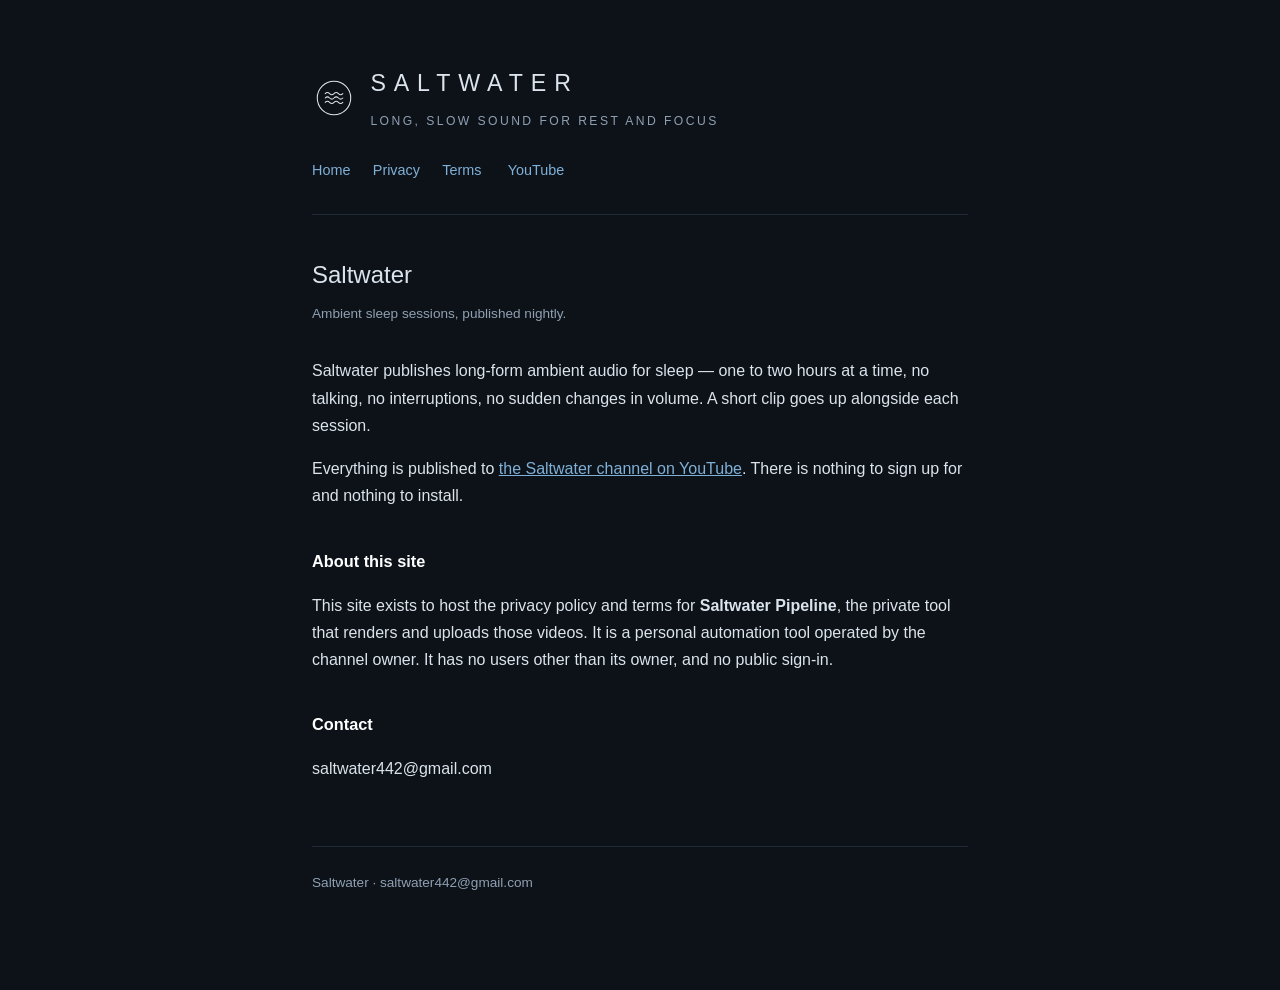
<file: index.html>
<!doctype html>
<html lang="en"><head><meta charset="utf-8">
<meta name="viewport" content="width=device-width,initial-scale=1">
<title>Home — Saltwater</title>
<link rel="stylesheet" href="style.css"></head><body><div class="wrap">
<header>
<div class="mark"><svg viewBox="0 0 100 100" fill="none" stroke="#dbe3ec" stroke-width="2.4" stroke-linecap="round"><circle cx="50" cy="50" r="38"/><path d="M30 40q5-5 10 0t10 0 10 0 10 0"/><path d="M30 50q5-5 10 0t10 0 10 0 10 0"/><path d="M30 60q5-5 10 0t10 0 10 0 10 0"/></svg><div><p class="name">SALTWATER</p>
<p class="tag">Long, slow sound for rest and focus</p></div></div>
<nav><a href="./">Home</a><a href="privacy.html">Privacy</a><a href="terms.html">Terms</a>
<a href="https://www.youtube.com/@Saltwater422">YouTube</a></nav>
</header>
<h1>Saltwater</h1>
<p class="date">Ambient sleep sessions, published nightly.</p>

<p>Saltwater publishes long-form ambient audio for sleep — one to two hours at a
time, no talking, no interruptions, no sudden changes in volume. A short clip
goes up alongside each session.</p>

<p>Everything is published to <a href="https://www.youtube.com/@Saltwater422">the
Saltwater channel on YouTube</a>. There is nothing to sign up for and nothing to
install.</p>

<h2>About this site</h2>
<p>This site exists to host the privacy policy and terms for
<strong>Saltwater Pipeline</strong>, the private tool that renders and uploads
those videos. It is a personal automation tool operated by the channel owner. It
has no users other than its owner, and no public sign-in.</p>

<h2>Contact</h2>
<p>saltwater442@gmail.com</p>
<footer>Saltwater · saltwater442@gmail.com</footer>
</div></body></html>
</file>
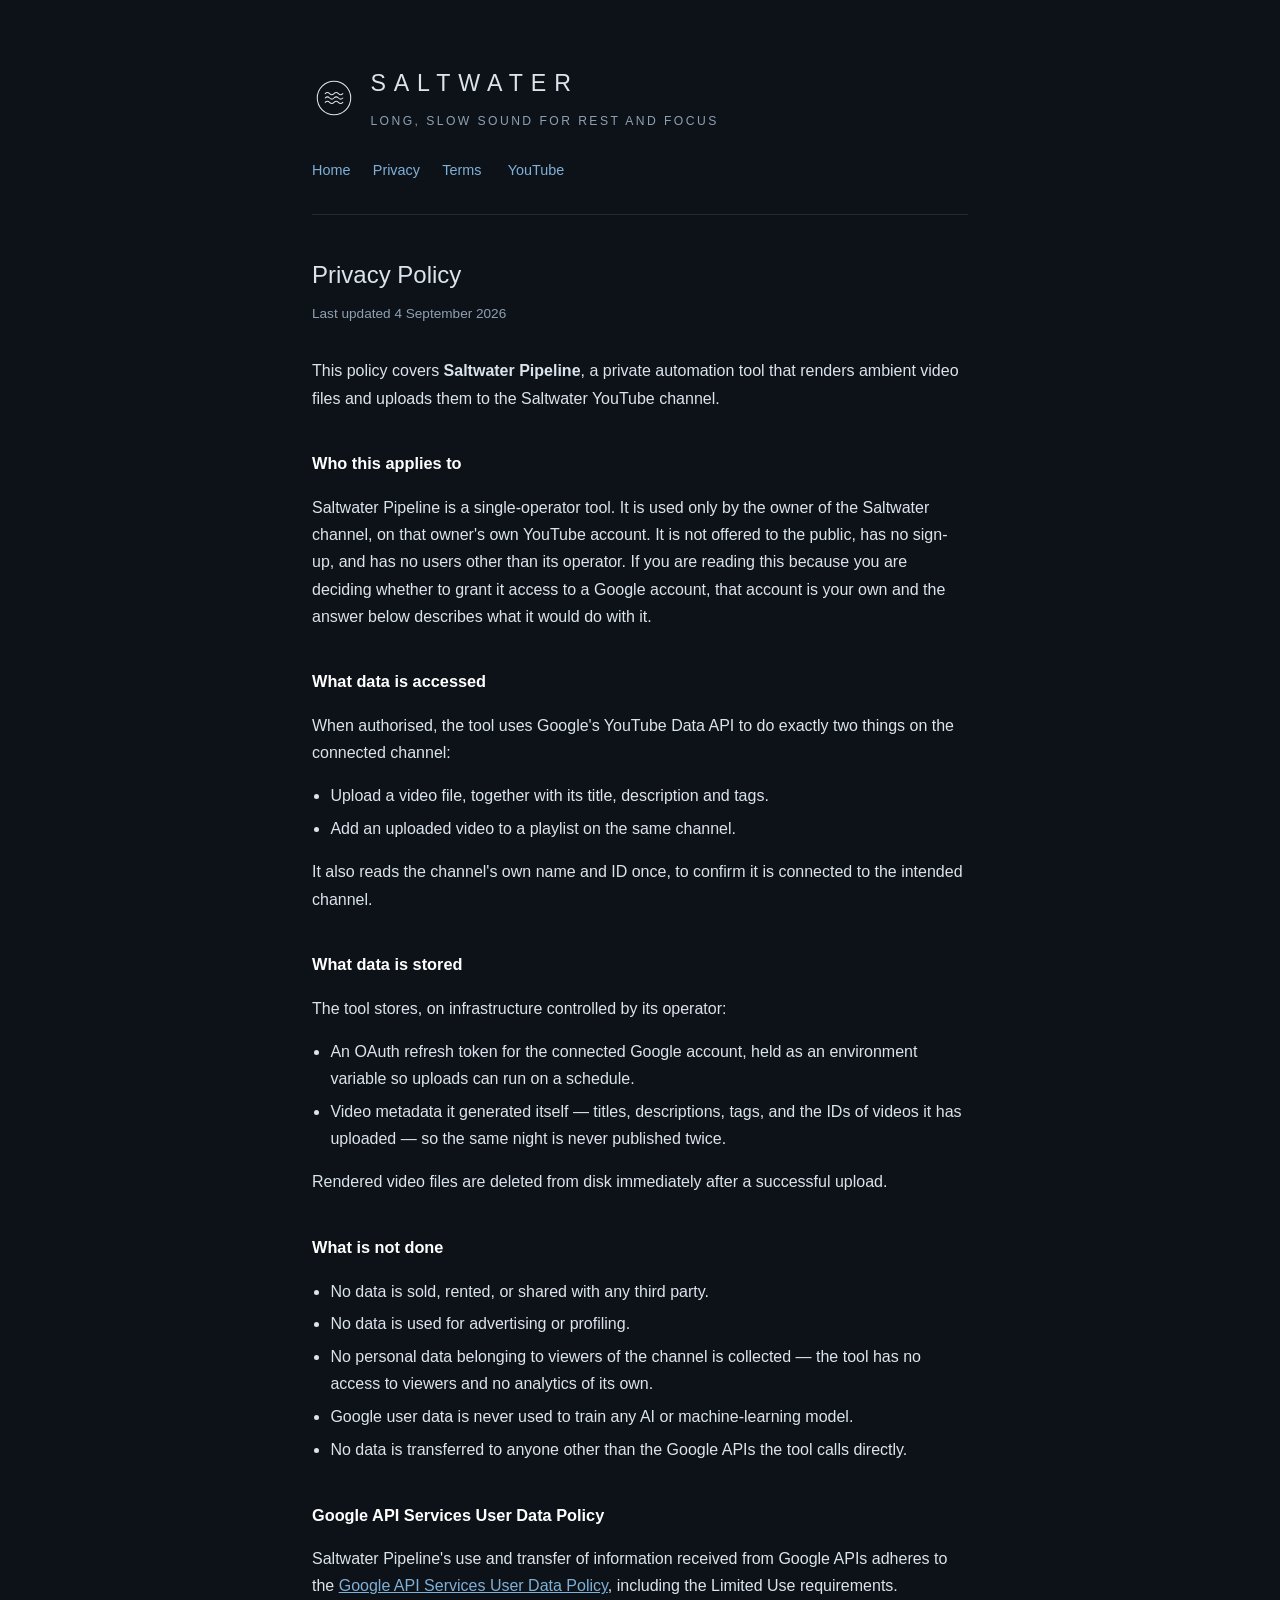
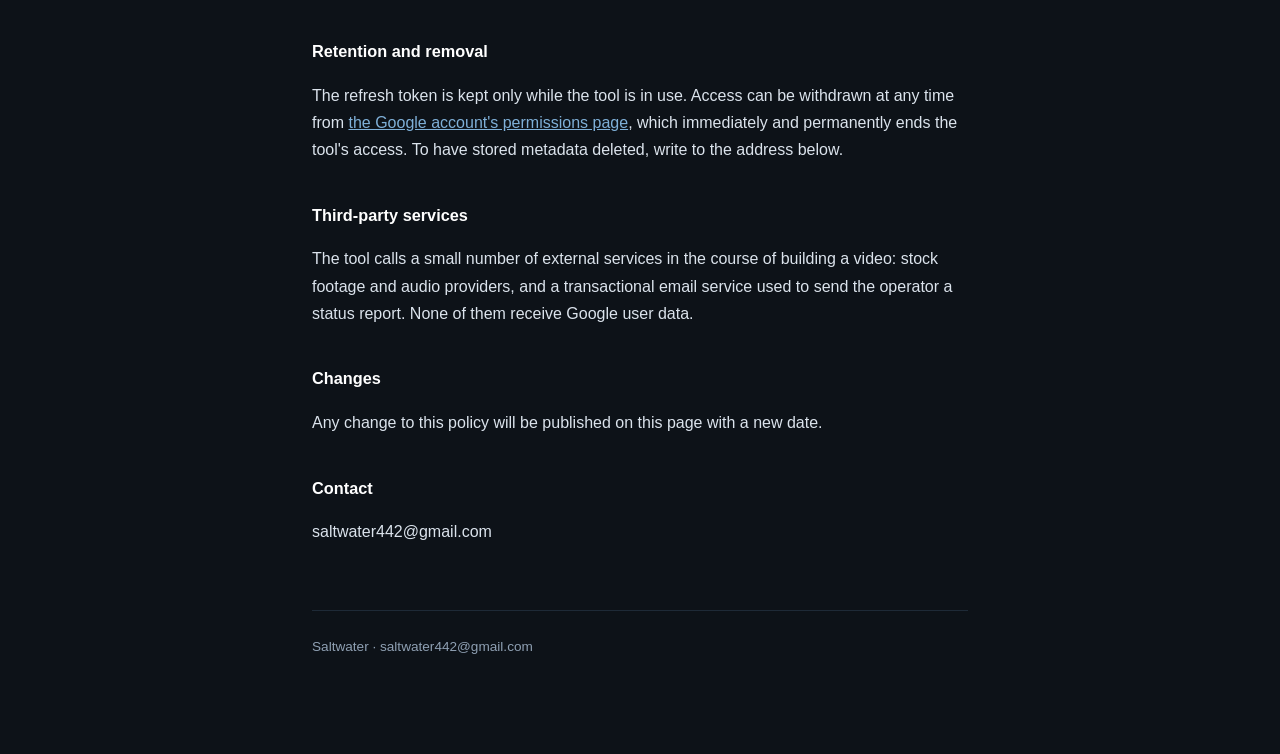
<file: privacy.html>
<!doctype html>
<html lang="en"><head><meta charset="utf-8">
<meta name="viewport" content="width=device-width,initial-scale=1">
<title>Privacy Policy — Saltwater</title>
<link rel="stylesheet" href="style.css"></head><body><div class="wrap">
<header>
<div class="mark"><svg viewBox="0 0 100 100" fill="none" stroke="#dbe3ec" stroke-width="2.4" stroke-linecap="round"><circle cx="50" cy="50" r="38"/><path d="M30 40q5-5 10 0t10 0 10 0 10 0"/><path d="M30 50q5-5 10 0t10 0 10 0 10 0"/><path d="M30 60q5-5 10 0t10 0 10 0 10 0"/></svg><div><p class="name">SALTWATER</p>
<p class="tag">Long, slow sound for rest and focus</p></div></div>
<nav><a href="./">Home</a><a href="privacy.html">Privacy</a><a href="terms.html">Terms</a>
<a href="https://www.youtube.com/@Saltwater422">YouTube</a></nav>
</header>
<h1>Privacy Policy</h1>
<p class="date">Last updated 4 September 2026</p>

<p>This policy covers <strong>Saltwater Pipeline</strong>, a private automation
tool that renders ambient video files and uploads them to the Saltwater YouTube
channel.</p>

<h2>Who this applies to</h2>
<p>Saltwater Pipeline is a single-operator tool. It is used only by the owner of
the Saltwater channel, on that owner's own YouTube account. It is not offered to
the public, has no sign-up, and has no users other than its operator. If you are
reading this because you are deciding whether to grant it access to a Google
account, that account is your own and the answer below describes what it would
do with it.</p>

<h2>What data is accessed</h2>
<p>When authorised, the tool uses Google's YouTube Data API to do exactly two
things on the connected channel:</p>
<ul>
  <li>Upload a video file, together with its title, description and tags.</li>
  <li>Add an uploaded video to a playlist on the same channel.</li>
</ul>
<p>It also reads the channel's own name and ID once, to confirm it is connected
to the intended channel.</p>

<h2>What data is stored</h2>
<p>The tool stores, on infrastructure controlled by its operator:</p>
<ul>
  <li>An OAuth refresh token for the connected Google account, held as an
      environment variable so uploads can run on a schedule.</li>
  <li>Video metadata it generated itself — titles, descriptions, tags, and the
      IDs of videos it has uploaded — so the same night is never published
      twice.</li>
</ul>
<p>Rendered video files are deleted from disk immediately after a successful
upload.</p>

<h2>What is not done</h2>
<ul>
  <li>No data is sold, rented, or shared with any third party.</li>
  <li>No data is used for advertising or profiling.</li>
  <li>No personal data belonging to viewers of the channel is collected — the
      tool has no access to viewers and no analytics of its own.</li>
  <li>Google user data is never used to train any AI or machine-learning model.</li>
  <li>No data is transferred to anyone other than the Google APIs the tool calls
      directly.</li>
</ul>

<h2>Google API Services User Data Policy</h2>
<p>Saltwater Pipeline's use and transfer of information received from Google APIs
adheres to the
<a href="https://developers.google.com/terms/api-services-user-data-policy">Google
API Services User Data Policy</a>, including the Limited Use requirements.</p>

<h2>Retention and removal</h2>
<p>The refresh token is kept only while the tool is in use. Access can be
withdrawn at any time from
<a href="https://myaccount.google.com/permissions">the Google account's
permissions page</a>, which immediately and permanently ends the tool's access.
To have stored metadata deleted, write to the address below.</p>

<h2>Third-party services</h2>
<p>The tool calls a small number of external services in the course of building a
video: stock footage and audio providers, and a transactional email service used
to send the operator a status report. None of them receive Google user data.</p>

<h2>Changes</h2>
<p>Any change to this policy will be published on this page with a new date.</p>

<h2>Contact</h2>
<p>saltwater442@gmail.com</p>
<footer>Saltwater · saltwater442@gmail.com</footer>
</div></body></html>
</file>
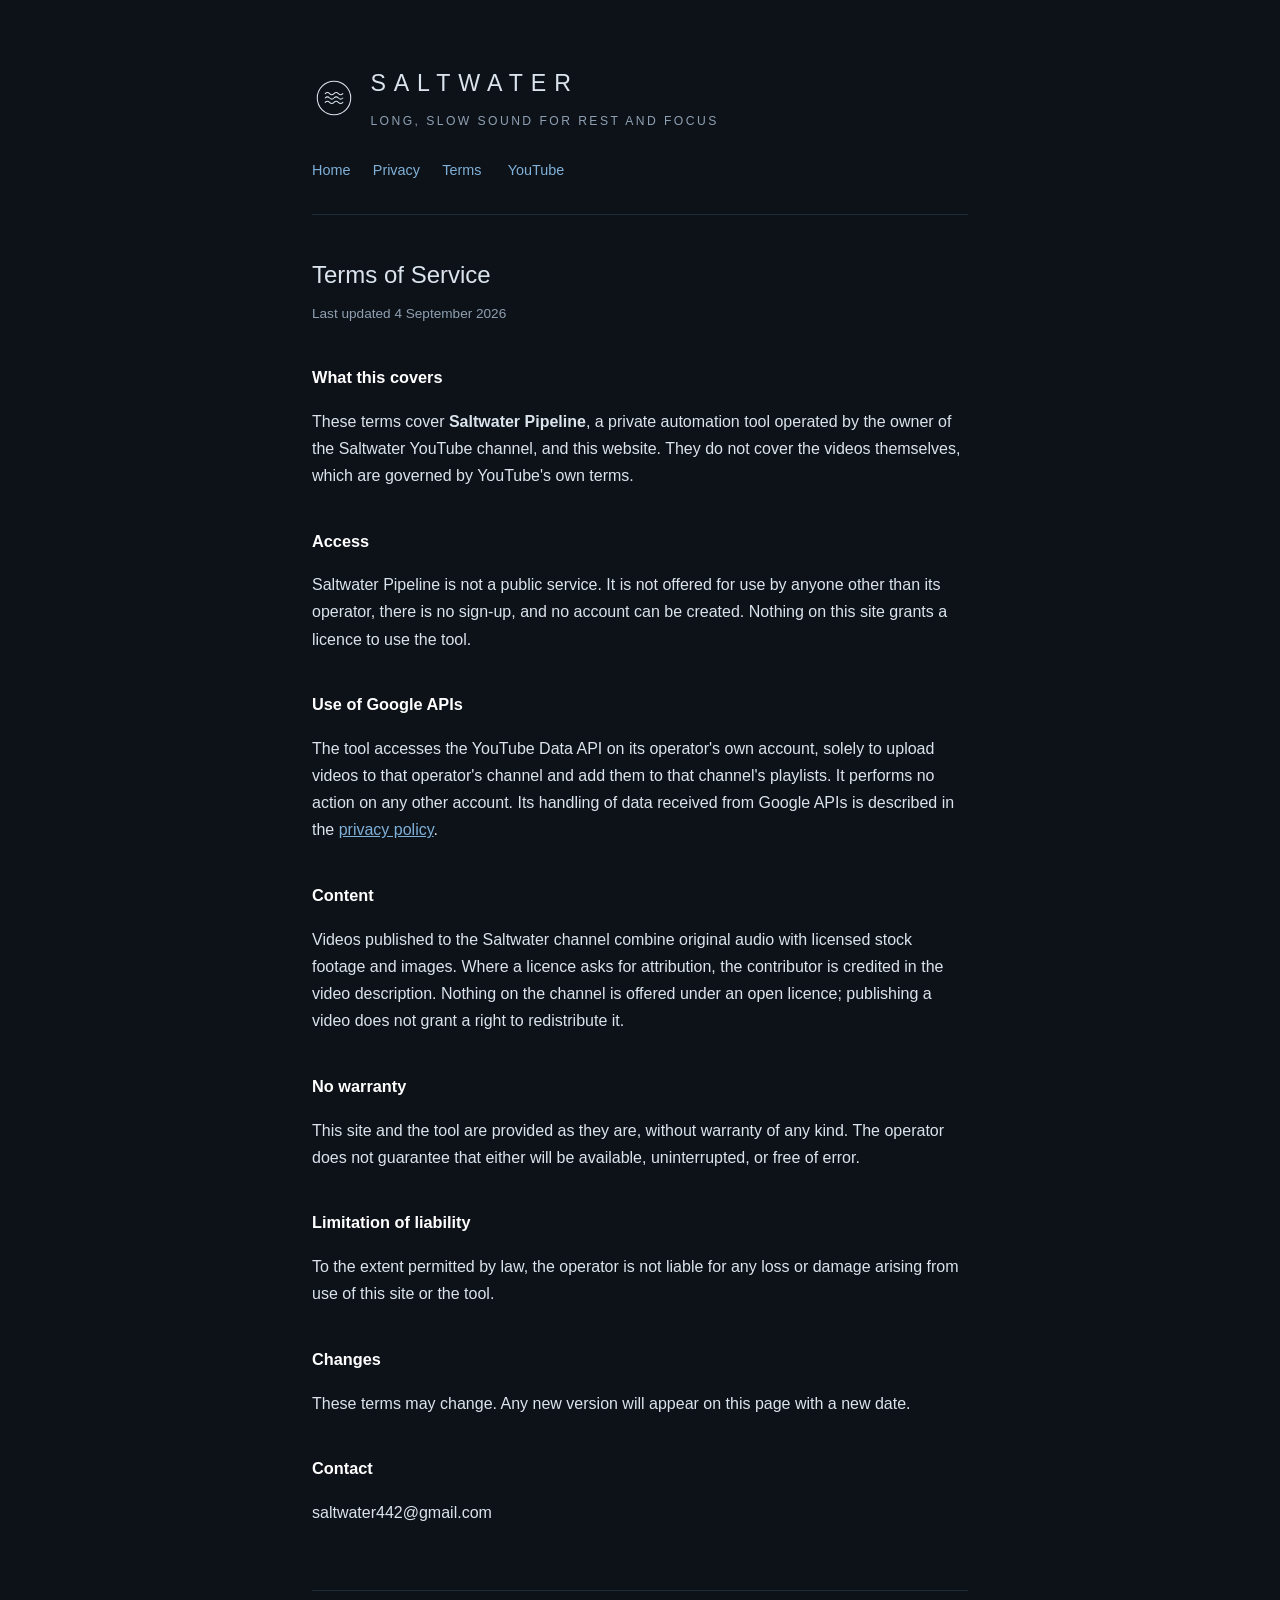
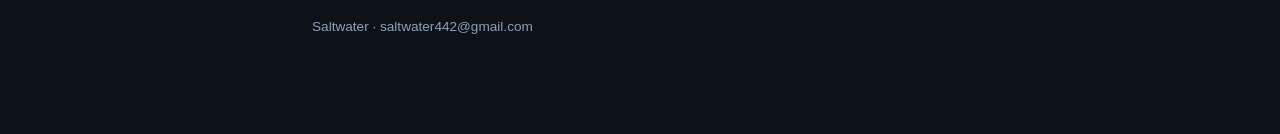
<file: terms.html>
<!doctype html>
<html lang="en"><head><meta charset="utf-8">
<meta name="viewport" content="width=device-width,initial-scale=1">
<title>Terms of Service — Saltwater</title>
<link rel="stylesheet" href="style.css"></head><body><div class="wrap">
<header>
<div class="mark"><svg viewBox="0 0 100 100" fill="none" stroke="#dbe3ec" stroke-width="2.4" stroke-linecap="round"><circle cx="50" cy="50" r="38"/><path d="M30 40q5-5 10 0t10 0 10 0 10 0"/><path d="M30 50q5-5 10 0t10 0 10 0 10 0"/><path d="M30 60q5-5 10 0t10 0 10 0 10 0"/></svg><div><p class="name">SALTWATER</p>
<p class="tag">Long, slow sound for rest and focus</p></div></div>
<nav><a href="./">Home</a><a href="privacy.html">Privacy</a><a href="terms.html">Terms</a>
<a href="https://www.youtube.com/@Saltwater422">YouTube</a></nav>
</header>
<h1>Terms of Service</h1>
<p class="date">Last updated 4 September 2026</p>

<h2>What this covers</h2>
<p>These terms cover <strong>Saltwater Pipeline</strong>, a private automation
tool operated by the owner of the Saltwater YouTube channel, and this website.
They do not cover the videos themselves, which are governed by YouTube's own
terms.</p>

<h2>Access</h2>
<p>Saltwater Pipeline is not a public service. It is not offered for use by
anyone other than its operator, there is no sign-up, and no account can be
created. Nothing on this site grants a licence to use the tool.</p>

<h2>Use of Google APIs</h2>
<p>The tool accesses the YouTube Data API on its operator's own account, solely
to upload videos to that operator's channel and add them to that channel's
playlists. It performs no action on any other account. Its handling of data
received from Google APIs is described in the
<a href="privacy.html">privacy policy</a>.</p>

<h2>Content</h2>
<p>Videos published to the Saltwater channel combine original audio with licensed
stock footage and images. Where a licence asks for attribution, the contributor
is credited in the video description. Nothing on the channel is offered under an
open licence; publishing a video does not grant a right to redistribute it.</p>

<h2>No warranty</h2>
<p>This site and the tool are provided as they are, without warranty of any kind.
The operator does not guarantee that either will be available, uninterrupted, or
free of error.</p>

<h2>Limitation of liability</h2>
<p>To the extent permitted by law, the operator is not liable for any loss or
damage arising from use of this site or the tool.</p>

<h2>Changes</h2>
<p>These terms may change. Any new version will appear on this page with a new
date.</p>

<h2>Contact</h2>
<p>saltwater442@gmail.com</p>
<footer>Saltwater · saltwater442@gmail.com</footer>
</div></body></html>
</file>
<file: style.css>
:root{--bg:#0d1218;--fg:#dbe3ec;--mut:#8fa0b3;--line:#1e2a37;--acc:#7fb0d8}
*{box-sizing:border-box}
body{margin:0;background:var(--bg);color:var(--fg);
  font:16px/1.7 -apple-system,BlinkMacSystemFont,"Segoe UI",Helvetica,Arial,sans-serif;
  -webkit-font-smoothing:antialiased}
.wrap{max-width:44rem;margin:0 auto;padding:4rem 1.5rem 6rem}
header{border-bottom:1px solid var(--line);padding-bottom:2rem;margin-bottom:2.5rem}
.mark{display:flex;align-items:center;gap:.9rem}
.mark svg{width:44px;height:44px;flex:none}
.name{font-size:1.45rem;letter-spacing:.34em;font-weight:400;margin:0}
.tag{color:var(--mut);font-size:.76rem;letter-spacing:.2em;text-transform:uppercase;margin:.5rem 0 0}
h1{font-size:1.5rem;font-weight:500;margin:0 0 .4rem}
h2{font-size:1.02rem;font-weight:600;margin:2.4rem 0 .6rem;color:#fff}
p,li{color:var(--fg)}
ul{padding-left:1.15rem}
li{margin:.35rem 0}
.date{color:var(--mut);font-size:.85rem;margin:0 0 2rem}
a{color:var(--acc)}
nav{margin-top:1.6rem;font-size:.9rem}
nav a{margin-right:1.4rem;text-decoration:none}
nav a:hover{text-decoration:underline}
footer{border-top:1px solid var(--line);margin-top:4rem;padding-top:1.5rem;
  color:var(--mut);font-size:.85rem}
</file>
